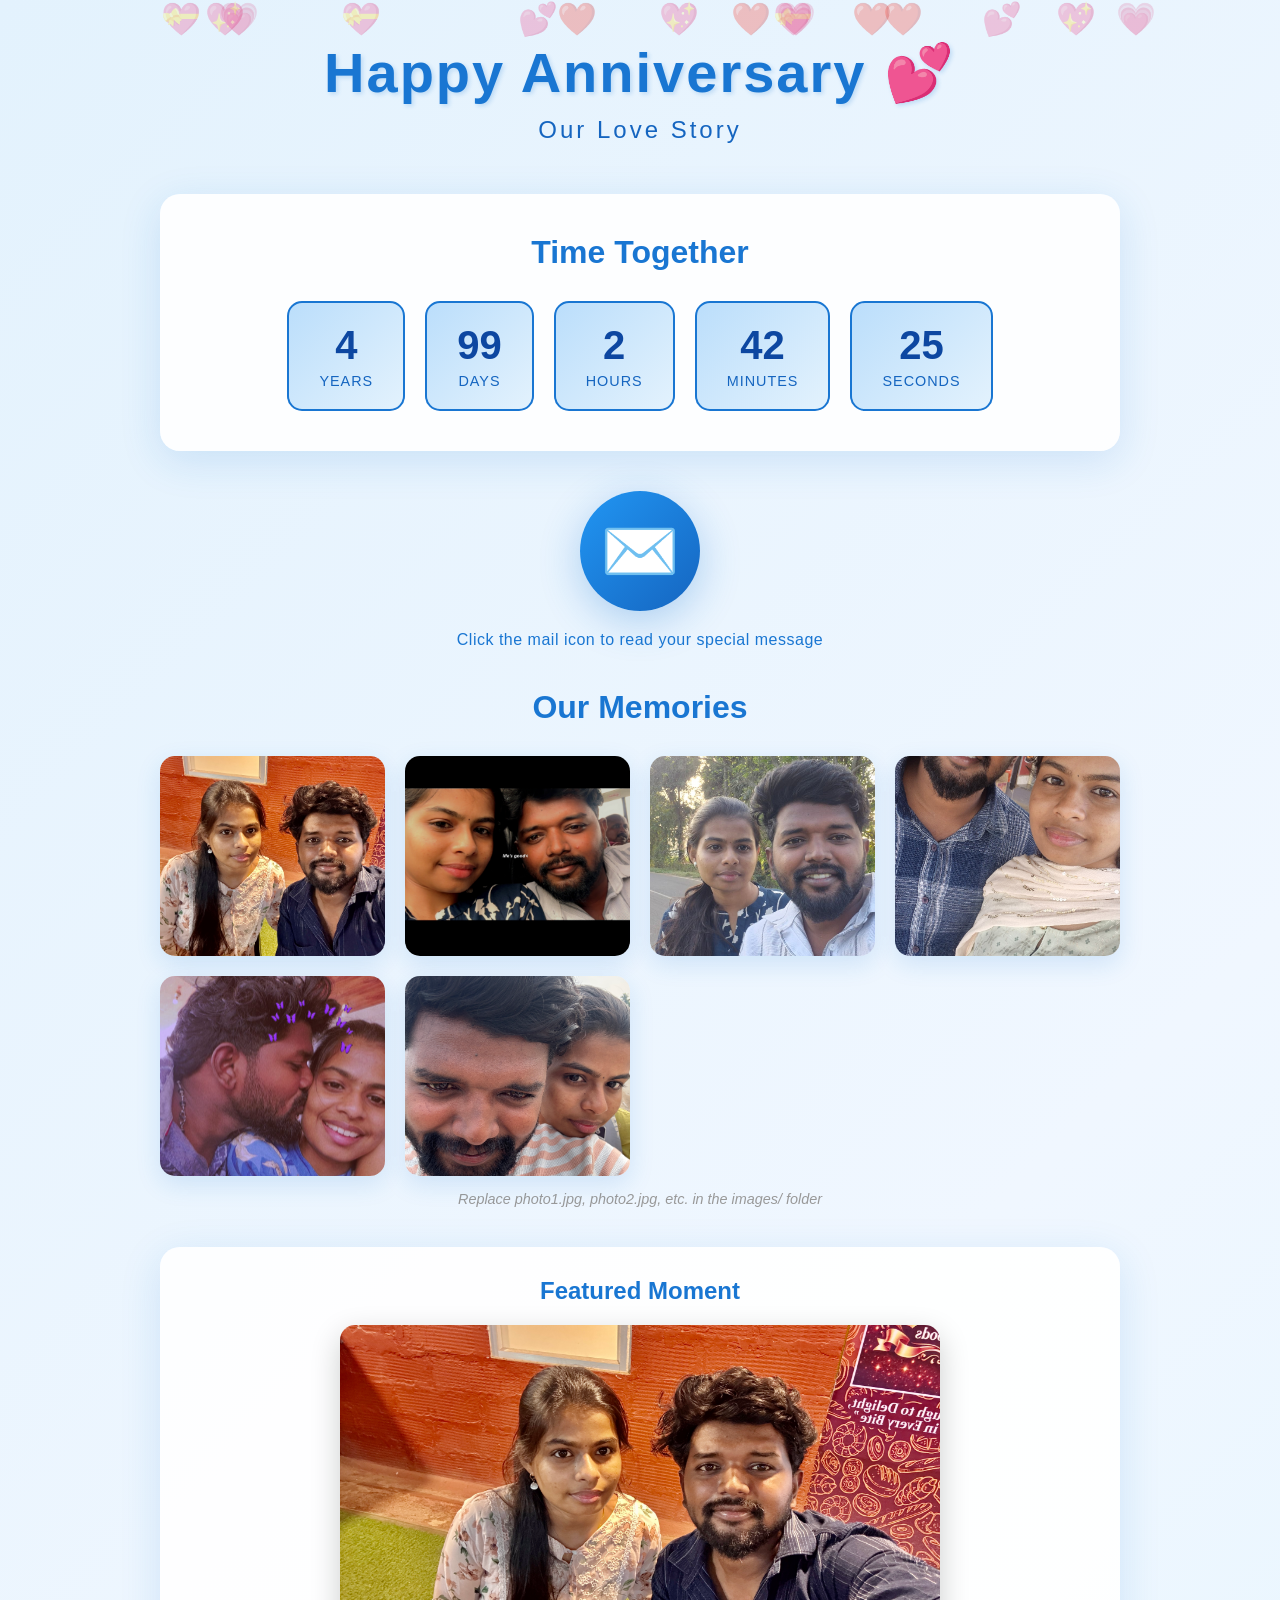
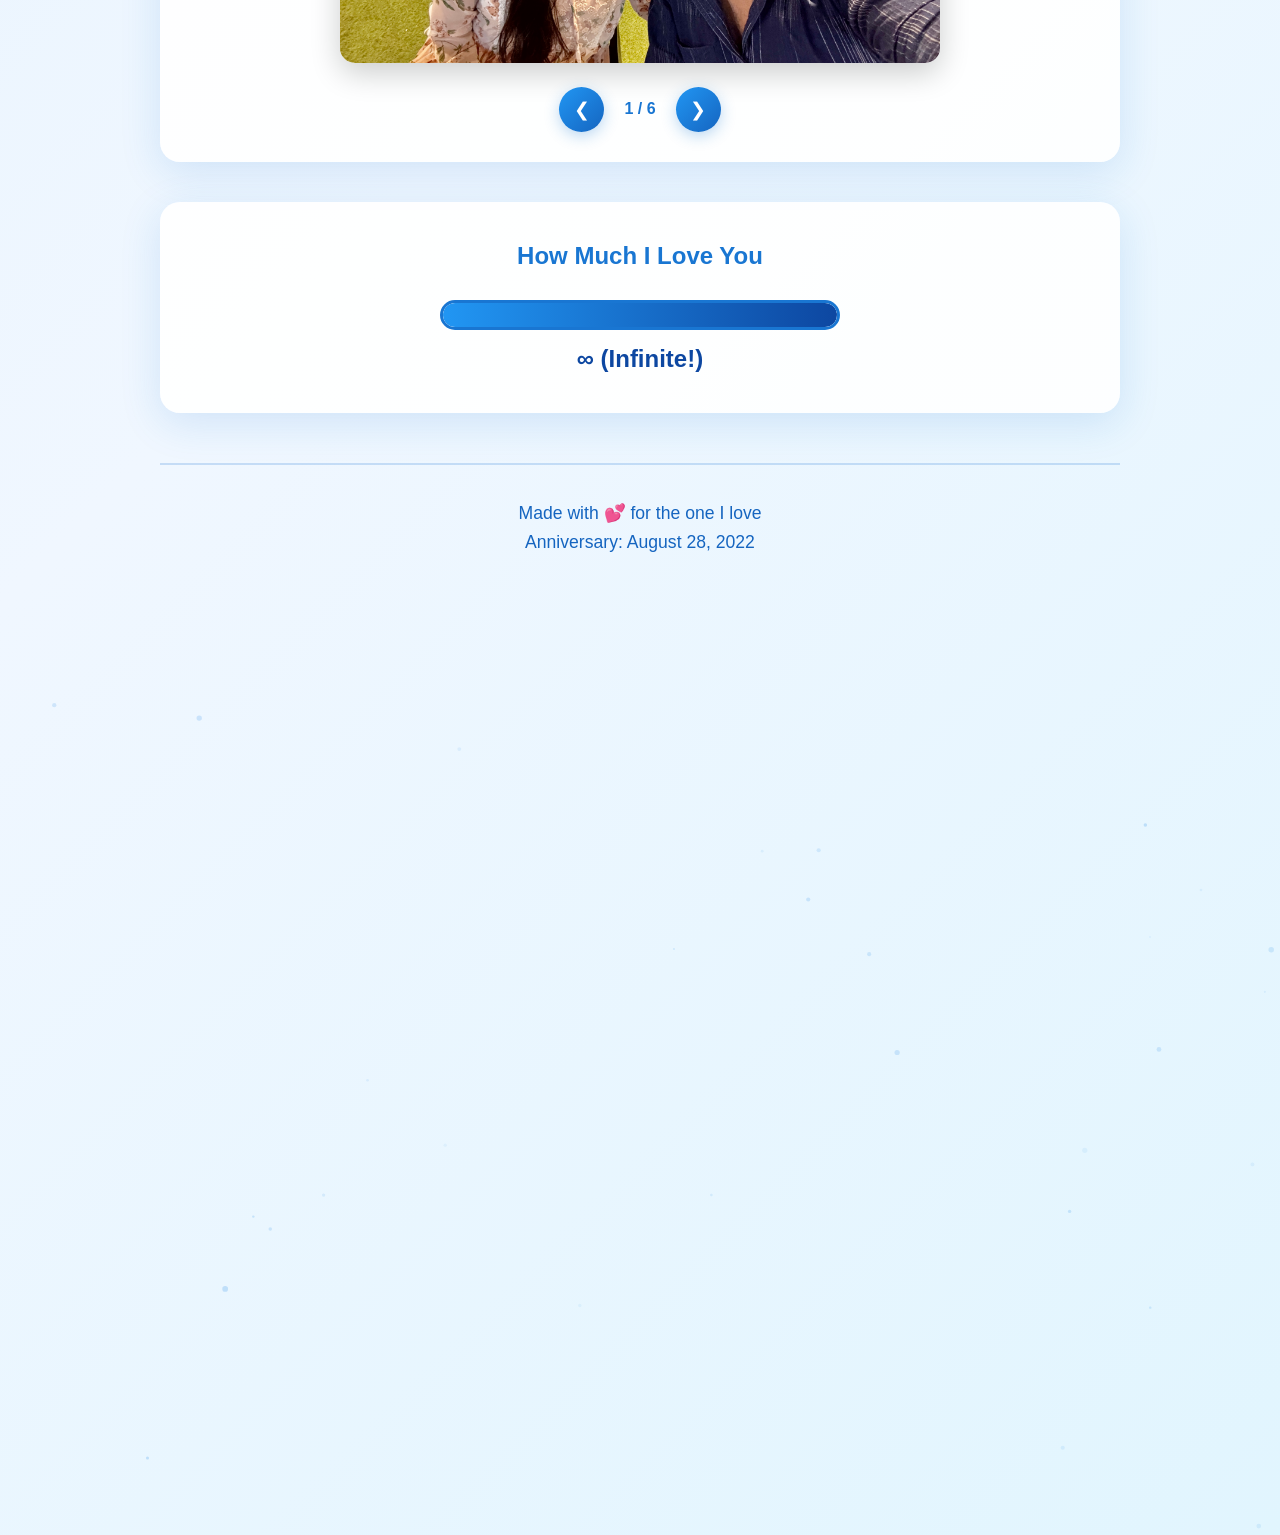
<file: index.html>
<!DOCTYPE html>
<html lang="en">
<head>
    <meta charset="UTF-8">
    <meta name="viewport" content="width=device-width, initial-scale=1.0">
    <title>Our Anniversary 💕</title>
    <link rel="stylesheet" href="styles.css">
</head>
<body>
    <!-- Floating Hearts Background -->
    <div class="hearts-container" id="heartsContainer"></div>

    <!-- Main Container -->
    <div class="container">
        <!-- Header Section -->
        <header class="header">
            <h1 class="title">Happy Anniversary 💕</h1>
            <p class="subtitle">Our Love Story</p>
        </header>

        <!-- Countdown Timer -->
        <section class="countdown-section">
            <h2>Time Together</h2>
            <div class="countdown">
                <div class="countdown-item">
                    <span class="countdown-value" id="years">0</span>
                    <span class="countdown-label">Years</span>
                </div>
                <div class="countdown-item">
                    <span class="countdown-value" id="days">0</span>
                    <span class="countdown-label">Days</span>
                </div>
                <div class="countdown-item">
                    <span class="countdown-value" id="hours">0</span>
                    <span class="countdown-label">Hours</span>
                </div>
                <div class="countdown-item">
                    <span class="countdown-value" id="minutes">0</span>
                    <span class="countdown-label">Minutes</span>
                </div>
                <div class="countdown-item">
                    <span class="countdown-value" id="seconds">0</span>
                    <span class="countdown-label">Seconds</span>
                </div>
            </div>
        </section>

        <!-- Message Section -->
        <section class="message-section">
            <a href="message.html" class="mail-icon-btn">
                <span class="mail-icon">✉️</span>
            </a>
            <p class="message-hint">Click the mail icon to read your special message</p>
        </section>

        <!-- Photo Gallery -->
        <section class="gallery-section">
            <h2>Our Memories</h2>
            <div class="gallery-container">
                <div class="gallery-wrapper">
                    <img src="images/photo1.jpg" alt="Our Memory 1" class="gallery-image" onerror="this.src='data:image/svg+xml,%3Csvg xmlns=%22http://www.w3.org/2000/svg%22 width=%22300%22 height=%22300%22%3E%3Crect fill=%22%23ffd6e8%22 width=%22300%22 height=%22300%22/%3E%3Ctext x=%2250%25%22 y=%2250%25%22 text-anchor=%22middle%22 dy=%22.3em%22 font-size=%2220%22 fill=%22%23666%22%3EAdd Photo 1%3C/text%3E%3C/svg%3E'">
                </div>
                <div class="gallery-wrapper">
                    <img src="images/photo2.jpg" alt="Our Memory 2" class="gallery-image" onerror="this.src='data:image/svg+xml,%3Csvg xmlns=%22http://www.w3.org/2000/svg%22 width=%22300%22 height=%22300%22%3E%3Crect fill=%22%23ffd6e8%22 width=%22300%22 height=%22300%22/%3E%3Ctext x=%2250%25%22 y=%2250%25%22 text-anchor=%22middle%22 dy=%22.3em%22 font-size=%2220%22 fill=%22%23666%22%3EAdd Photo 2%3C/text%3E%3C/svg%3E'">
                </div>
                <div class="gallery-wrapper">
                    <img src="images/photo3.jpg" alt="Our Memory 3" class="gallery-image" onerror="this.src='data:image/svg+xml,%3Csvg xmlns=%22http://www.w3.org/2000/svg%22 width=%22300%22 height=%22300%22%3E%3Crect fill=%22%23ffd6e8%22 width=%22300%22 height=%22300%22/%3E%3Ctext x=%2250%25%22 y=%2250%25%22 text-anchor=%22middle%22 dy=%22.3em%22 font-size=%2220%22 fill=%22%23666%22%3EAdd Photo 3%3C/text%3E%3C/svg%3E'">
                </div>
                <div class="gallery-wrapper">
                    <img src="images/photo4.jpg" alt="Our Memory 4" class="gallery-image" onerror="this.src='data:image/svg+xml,%3Csvg xmlns=%22http://www.w3.org/2000/svg%22 width=%22300%22 height=%22300%22%3E%3Crect fill=%22%23ffd6e8%22 width=%22300%22 height=%22300%22/%3E%3Ctext x=%2250%25%22 y=%2250%25%22 text-anchor=%22middle%22 dy=%22.3em%22 font-size=%2220%22 fill=%22%23666%22%3EAdd Photo 4%3C/text%3E%3C/svg%3E'">
                </div>
                <div class="gallery-wrapper">
                    <img src="images/photo5.jpg" alt="Our Memory 5" class="gallery-image" onerror="this.src='data:image/svg+xml,%3Csvg xmlns=%22http://www.w3.org/2000/svg%22 width=%22300%22 height=%22300%22%3E%3Crect fill=%22%23ffd6e8%22 width=%22300%22 height=%22300%22/%3E%3Ctext x=%2250%25%22 y=%2250%25%22 text-anchor=%22middle%22 dy=%22.3em%22 font-size=%2220%22 fill=%22%23666%22%3EAdd Photo 5%3C/text%3E%3C/svg%3E'">
                </div>
                <div class="gallery-wrapper">
                    <img src="images/photo6.jpg" alt="Our Memory 6" class="gallery-image" onerror="this.src='data:image/svg+xml,%3Csvg xmlns=%22http://www.w3.org/2000/svg%22 width=%22300%22 height=%22300%22%3E%3Crect fill=%22%23ffd6e8%22 width=%22300%22 height=%22300%22/%3E%3Ctext x=%2250%25%22 y=%2250%25%22 text-anchor=%22middle%22 dy=%22.3em%22 font-size=%2220%22 fill=%22%23666%22%3EAdd Photo 6%3C/text%3E%3C/svg%3E'">
                </div>
            </div>
            <p class="gallery-hint">Replace photo1.jpg, photo2.jpg, etc. in the images/ folder</p>
        </section>

        <!-- Slideshow Section -->
        <section class="slideshow-section">
            <h2>Featured Moment</h2>
            <div class="slideshow-container">
                <img id="slideshow" src="images/photo1.jpg" alt="Slideshow" class="slideshow-image" onerror="this.src='data:image/svg+xml,%3Csvg xmlns=%22http://www.w3.org/2000/svg%22 width=%22500%22 height=%22400%22%3E%3Crect fill=%22%23ffd6e8%22 width=%22500%22 height=%22400%22/%3E%3Ctext x=%2250%25%22 y=%2250%25%22 text-anchor=%22middle%22 dy=%22.3em%22 font-size=%2224%22 fill=%22%23666%22%3EAdd Your Photos!%3C/text%3E%3C/svg%3E'">
                <div class="slideshow-controls">
                    <button class="slide-btn prev" onclick="previousSlide()">❮</button>
                    <span class="slide-counter"><span id="currentSlide">1</span> / <span id="totalSlides">6</span></span>
                    <button class="slide-btn next" onclick="nextSlide()">❯</button>
                </div>
            </div>
        </section>

        <!-- Love Meter -->
        <section class="love-meter-section">
            <h2>How Much I Love You</h2>
            <div class="love-meter">
                <div class="love-bar">
                    <div class="love-fill" id="loveFill"></div>
                </div>
                <p class="love-text">∞ (Infinite!)</p>
            </div>
        </section>

        <!-- Footer -->
        <footer class="footer">
            <p>Made with 💕 for the one I love</p>
            <p id="anniversary-date">Anniversary: [Add your date]</p>
        </footer>
    </div>

    <!-- Floating Particles -->
    <canvas id="particles"></canvas>

    <script src="script.js"></script>
</body>
</html>
</file>
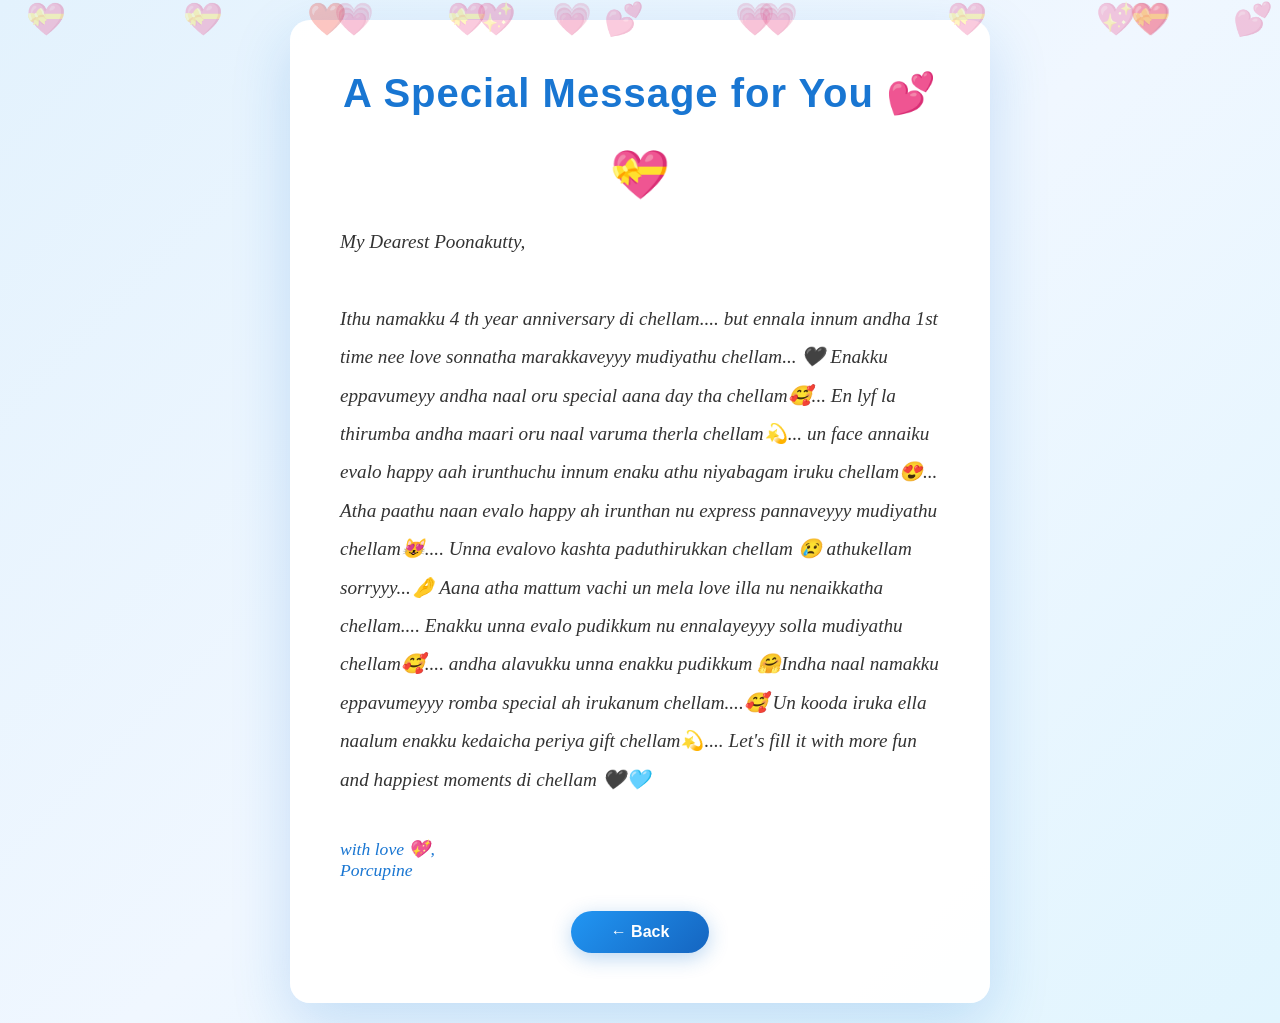
<file: message.html>
<!DOCTYPE html>
<html lang="en">
<head>
    <meta charset="UTF-8">
    <meta name="viewport" content="width=device-width, initial-scale=1.0">
    <title>Special Message for You 💝</title>
    <link rel="stylesheet" href="styles.css">
    <style>
        .message-page-container {
            min-height: 100vh;
            display: flex;
            align-items: center;
            justify-content: center;
            padding: 20px;
        }

        .message-page-content {
            background: rgba(255, 255, 255, 0.98);
            border-radius: 20px;
            padding: 50px;
            max-width: 700px;
            box-shadow: 0 20px 60px rgba(25, 118, 210, 0.2);
            animation: slideInUp 0.8s ease-out;
            text-align: center;
            position: relative;
        }

        .message-page-content h1 {
            color: #1976D2;
            font-size: 2.5rem;
            margin-bottom: 30px;
            letter-spacing: 1px;
            animation: fadeInDown 0.8s ease-out 0.2s both;
        }

        .message-page-content .message-text {
            color: #333;
            line-height: 2;
            font-size: 1.2rem;
            margin-bottom: 40px;
            font-weight: 300;
            font-family: 'Georgia', 'Garamond', serif;
            font-style: italic;
            text-align: left;
            animation: fadeInUp 1s ease-out 0.6s both;
        }

        .message-signature {
            text-align: left;
            font-family: 'Georgia', 'Garamond', serif;
            font-size: 1.1rem;
            color: #1976D2;
            font-weight: 500;
            margin-bottom: 30px;
            font-style: italic;
            animation: fadeInUp 1s ease-out 0.8s both;
        }

        .message-page-content .emoji {
            font-size: 3rem;
            display: block;
            margin: 20px 0;
            animation: pulse 2s ease-in-out infinite 0.4s;
        }

        .back-button {
            display: inline-block;
            background: linear-gradient(135deg, #2196F3, #1565C0);
            color: white;
            padding: 12px 40px;
            border-radius: 25px;
            text-decoration: none;
            transition: transform 0.3s ease, box-shadow 0.3s ease;
            box-shadow: 0 5px 20px rgba(25, 118, 210, 0.3);
            font-weight: 600;
            font-size: 1rem;
            border: none;
            cursor: pointer;
            animation: fadeInUp 1s ease-out 1s both;
        }

        .back-button:hover {
            transform: translateY(-3px);
            box-shadow: 0 8px 30px rgba(25, 118, 210, 0.4);
        }

        .back-button:active {
            transform: translateY(-1px);
        }

        @keyframes slideInUp {
            from {
                opacity: 0;
                transform: translateY(40px);
            }
            to {
                opacity: 1;
                transform: translateY(0);
            }
        }

        @keyframes fadeInDown {
            from {
                opacity: 0;
                transform: translateY(-30px);
            }
            to {
                opacity: 1;
                transform: translateY(0);
            }
        }

        @keyframes fadeInUp {
            from {
                opacity: 0;
                transform: translateY(20px);
            }
            to {
                opacity: 1;
                transform: translateY(0);
            }
        }

        @keyframes pulse {
            0%, 100% {
                transform: scale(1) rotate(0deg);
                opacity: 1;
            }
            50% {
                transform: scale(1.1) rotate(10deg);
            }
        }

        /* Sparkle effect */
        .sparkle {
            position: fixed;
            font-size: 1.5rem;
            pointer-events: none;
            z-index: 100;
            animation: sparkleFloat 2s ease-out forwards;
        }

        @keyframes sparkleFloat {
            0% {
                opacity: 1;
                transform: translate(0, 0) scale(1);
            }
            100% {
                opacity: 0;
                transform: translate(var(--tx), var(--ty)) scale(0);
            }
        }

        @media (max-width: 768px) {
            .message-page-content {
                padding: 30px;
            }

            .message-page-content h1 {
                font-size: 2rem;
            }

            .message-page-content .message-text {
                font-size: 1.1rem;
                line-height: 1.8;
            }

            .message-page-content .emoji {
                font-size: 2.5rem;
            }
        }

        @media (max-width: 480px) {
            .message-page-content {
                padding: 20px;
            }

            .message-page-content h1 {
                font-size: 1.8rem;
            }

            .message-page-content .message-text {
                font-size: 1rem;
            }
        }
    </style>
</head>
<body>
    <!-- Floating Hearts Background -->
    <div class="hearts-container" id="heartsContainer"></div>

    <div class="message-page-container">
        <div class="message-page-content">
            <h1>A Special Message for You 💕</h1>
            <span class="emoji">💝</span>
            <p class="message-text">
                My Dearest Poonakutty,<br><br>
       Ithu namakku 4 th year anniversary di chellam.... but ennala innum andha 1st time nee love sonnatha marakkaveyyy mudiyathu chellam... 🖤
       Enakku eppavumeyy andha naal oru special aana day tha chellam🥰... 
       En lyf la thirumba andha maari oru naal varuma therla chellam💫... 
       un face annaiku evalo happy aah irunthuchu innum enaku athu niyabagam iruku chellam😍... 
       Atha paathu naan evalo happy ah irunthan nu express pannaveyyy mudiyathu chellam😻.... 
       Unna evalovo kashta paduthirukkan chellam 😢 athukellam sorryyy...🤌 
       Aana atha mattum vachi un mela love illa nu nenaikkatha chellam....
       Enakku unna evalo pudikkum nu ennalayeyyy solla mudiyathu chellam🥰.... 
       andha alavukku unna enakku pudikkum 🤗Indha naal namakku eppavumeyyy romba special ah irukanum chellam....🥰  
       Un kooda iruka ella naalum enakku kedaicha periya gift chellam💫....
       Let's fill it with more fun and happiest moments di chellam 🖤🩵
            </p>
            <div class="message-signature">
                with love 💖,<br>
                Porcupine
            </div>
            <button class="back-button" onclick="goBack()">← Back</button>
        </div>
    </div>

    <script>
        function goBack() {
            window.history.back();
        }

        // Create sparkle effects on page load
        function createSparkles() {
            const sparkleEmojis = ['✨', '💫', '⭐', '🌟'];
            const container = document.body;

            for (let i = 0; i < 20; i++) {
                setTimeout(() => {
                    const sparkle = document.createElement('div');
                    sparkle.className = 'sparkle';
                    sparkle.textContent = sparkleEmojis[Math.floor(Math.random() * sparkleEmojis.length)];
                    
                    // Random starting position around the message
                    const x = Math.random() * window.innerWidth;
                    const y = Math.random() * window.innerHeight;
                    
                    sparkle.style.left = x + 'px';
                    sparkle.style.top = y + 'px';
                    
                    // Random direction
                    const tx = (Math.random() - 0.5) * 200;
                    const ty = (Math.random() - 0.5) * 200 - 100;
                    
                    sparkle.style.setProperty('--tx', tx + 'px');
                    sparkle.style.setProperty('--ty', ty + 'px');
                    
                    container.appendChild(sparkle);
                    
                    setTimeout(() => sparkle.remove(), 2000);
                }, i * 50);
            }
        }

        // Floating Hearts
        function createFloatingHearts() {
            const container = document.getElementById('heartsContainer');
            const heartEmojis = ['💕', '💖', '💗', '💝', '❤️'];

            for (let i = 0; i < 15; i++) {
                const heart = document.createElement('div');
                heart.className = 'heart';
                heart.textContent = heartEmojis[Math.floor(Math.random() * heartEmojis.length)];
                heart.style.left = Math.random() * 100 + '%';
                heart.style.animationDuration = (4 + Math.random() * 4) + 's';
                heart.style.animationDelay = Math.random() * 2 + 's';
                container.appendChild(heart);

                heart.addEventListener('animationend', function() {
                    heart.style.left = Math.random() * 100 + '%';
                    heart.style.animationDuration = (4 + Math.random() * 4) + 's';
                    heart.style.animationDelay = '0s';
                });
            }
        }

        document.addEventListener('DOMContentLoaded', function() {
            createFloatingHearts();
            createSparkles();
        });
    </script>
</body>
</html>
</file>
<file: styles.css>
* {
    margin: 0;
    padding: 0;
    box-sizing: border-box;
}

body {
    font-family: 'Segoe UI', Tahoma, Geneva, Verdana, sans-serif;
    background: linear-gradient(135deg, #E3F2FD 0%, #F0F7FF 50%, #E1F5FE 100%);
    min-height: 100vh;
    overflow-x: hidden;
    position: relative;
    color: #333;
}

/* Background Hearts */
.hearts-container {
    position: fixed;
    top: 0;
    left: 0;
    width: 100%;
    height: 100%;
    pointer-events: none;
    z-index: 1;
}

.heart {
    position: absolute;
    font-size: 2rem;
    opacity: 0.3;
    animation: float 6s ease-in infinite;
}

@keyframes float {
    0% {
        transform: translateY(0px) rotate(0deg);
        opacity: 0.3;
    }
    50% {
        opacity: 0.6;
    }
    100% {
        transform: translateY(-100vh) rotate(360deg);
        opacity: 0;
    }
}

/* Crackers Burst Effect */
.cracker {
    position: fixed;
    font-size: 2rem;
    pointer-events: none;
    z-index: 9999;
    animation: crackBurst 1.5s ease-out forwards;
}

@keyframes crackBurst {
    0% {
        opacity: 1;
        transform: translate(0, 0) scale(1) rotate(0deg);
    }
    50% {
        opacity: 1;
    }
    100% {
        opacity: 0;
        transform: translate(calc(var(--vx) * 150px), calc(var(--vy) * 150px)) scale(0) rotate(360deg);
    }
}

/* Main Container */
.container {
    max-width: 1000px;
    margin: 0 auto;
    padding: 40px 20px;
    position: relative;
    z-index: 2;
}

/* Header */
.header {
    text-align: center;
    margin-bottom: 50px;
    animation: slideInDown 1s ease-out;
}

.title {
    font-size: 3.5rem;
    color: #1976D2;
    text-shadow: 2px 2px 4px rgba(25, 118, 210, 0.2);
    margin-bottom: 10px;
    letter-spacing: 2px;
}

.subtitle {
    font-size: 1.5rem;
    color: #1565C0;
    font-weight: 300;
    letter-spacing: 3px;
}

@keyframes slideInDown {
    from {
        opacity: 0;
        transform: translateY(-30px);
    }
    to {
        opacity: 1;
        transform: translateY(0);
    }
}

/* Countdown Section */
.countdown-section {
    background: rgba(255, 255, 255, 0.9);
    border-radius: 20px;
    padding: 40px;
    margin-bottom: 40px;
    box-shadow: 0 10px 40px rgba(25, 118, 210, 0.15);
    text-align: center;
    animation: fadeInUp 1s ease-out 0.2s both;
}

.countdown-section h2 {
    color: #1976D2;
    font-size: 2rem;
    margin-bottom: 30px;
}

.countdown {
    display: flex;
    justify-content: center;
    gap: 20px;
    flex-wrap: wrap;
}

.countdown-item {
    display: flex;
    flex-direction: column;
    align-items: center;
    background: linear-gradient(135deg, #BBDEFB, #E3F2FD);
    padding: 20px 30px;
    border-radius: 15px;
    min-width: 100px;
    border: 2px solid #1976D2;
    transition: transform 0.3s ease;
}

.countdown-item:hover {
    transform: scale(1.1);
}

.countdown-value {
    font-size: 2.5rem;
    font-weight: bold;
    color: #0D47A1;
}

.countdown-label {
    font-size: 0.9rem;
    color: #1565C0;
    text-transform: uppercase;
    letter-spacing: 1px;
    margin-top: 5px;
}

@keyframes fadeInUp {
    from {
        opacity: 0;
        transform: translateY(30px);
    }
    to {
        opacity: 1;
        transform: translateY(0);
    }
}

/* Message Section */
.message-section {
    margin-bottom: 40px;
    animation: fadeInUp 1s ease-out 0.4s both;
    text-align: center;
}

.mail-icon-btn {
    display: inline-flex;
    width: 120px;
    height: 120px;
    background: linear-gradient(135deg, #2196F3, #1565C0);
    border-radius: 50%;
    align-items: center;
    justify-content: center;
    text-decoration: none;
    box-shadow: 0 10px 40px rgba(25, 118, 210, 0.3);
    transition: transform 0.3s ease, box-shadow 0.3s ease;
    cursor: pointer;
    margin: 0 auto 20px;
}

.mail-icon-btn:hover {
    transform: scale(1.1) rotateZ(5deg);
    box-shadow: 0 15px 50px rgba(25, 118, 210, 0.5);
}

.mail-icon-btn:active {
    transform: scale(0.95);
}

.mail-icon {
    font-size: 4rem;
    display: block;
}

.message-hint {
    color: #1976D2;
    font-size: 1rem;
    font-weight: 500;
    letter-spacing: 0.5px;
}

/* Gallery Section */
.gallery-section {
    margin-bottom: 40px;
    animation: fadeInUp 1s ease-out 0.6s both;
}

.gallery-section h2 {
    text-align: center;
    color: #1976D2;
    margin-bottom: 30px;
    font-size: 2rem;
}

.gallery-container {
    display: grid;
    grid-template-columns: repeat(auto-fit, minmax(200px, 1fr));
    gap: 20px;
    margin-bottom: 15px;
}

.gallery-wrapper {
    position: relative;
    overflow: hidden;
    border-radius: 15px;
    box-shadow: 0 8px 25px rgba(25, 118, 210, 0.15);
    transition: transform 0.3s ease;
}

.gallery-wrapper:hover {
    transform: scale(1.05) rotateZ(-2deg);
}

.gallery-image {
    width: 100%;
    height: 200px;
    object-fit: cover;
    display: block;
    transition: filter 0.3s ease;
}

.gallery-wrapper:hover .gallery-image {
    filter: brightness(1.1) saturate(1.2);
}

.gallery-hint {
    text-align: center;
    color: #999;
    font-size: 0.9rem;
    font-style: italic;
}

/* Slideshow Section */
.slideshow-section {
    background: rgba(255, 255, 255, 0.9);
    border-radius: 20px;
    padding: 30px;
    margin-bottom: 40px;
    box-shadow: 0 10px 40px rgba(25, 118, 210, 0.15);
    text-align: center;
    animation: fadeInUp 1s ease-out 0.8s both;
}

.slideshow-section h2 {
    color: #1976D2;
    margin-bottom: 20px;
    font-size: 1.5rem;
}

.slideshow-container {
    position: relative;
    width: 100%;
    max-width: 600px;
    margin: 0 auto;
}

.slideshow-image {
    width: 100%;
    max-height: 400px;
    object-fit: cover;
    border-radius: 15px;
    box-shadow: 0 10px 30px rgba(0, 0, 0, 0.2);
    animation: zoomIn 0.5s ease-out;
}

@keyframes zoomIn {
    from {
        opacity: 0;
        transform: scale(0.95);
    }
    to {
        opacity: 1;
        transform: scale(1);
    }
}

.slideshow-controls {
    display: flex;
    align-items: center;
    justify-content: center;
    gap: 20px;
    margin-top: 20px;
}

.slide-btn {
    background: linear-gradient(135deg, #2196F3, #1565C0);
    color: white;
    border: none;
    width: 45px;
    height: 45px;
    border-radius: 50%;
    font-size: 1.2rem;
    cursor: pointer;
    transition: transform 0.2s ease, box-shadow 0.2s ease;
    box-shadow: 0 4px 15px rgba(25, 118, 210, 0.3);
}

.slide-btn:hover {
    transform: scale(1.1);
    box-shadow: 0 6px 20px rgba(25, 118, 210, 0.5);
}

.slide-btn:active {
    transform: scale(0.95);
}

.slide-counter {
    color: #1976D2;
    font-weight: bold;
    font-size: 1rem;
}

/* Love Meter Section */
.love-meter-section {
    background: rgba(255, 255, 255, 0.9);
    border-radius: 20px;
    padding: 40px;
    margin-bottom: 40px;
    box-shadow: 0 10px 40px rgba(25, 118, 210, 0.15);
    text-align: center;
    animation: fadeInUp 1s ease-out 1s both;
}

.love-meter-section h2 {
    color: #1976D2;
    margin-bottom: 30px;
    font-size: 1.5rem;
}

.love-meter {
    max-width: 400px;
    margin: 0 auto;
}

.love-bar {
    background: #E3F2FD;
    height: 30px;
    border-radius: 20px;
    overflow: hidden;
    border: 3px solid #1976D2;
    margin-bottom: 15px;
}

.love-fill {
    height: 100%;
    background: linear-gradient(90deg, #2196F3, #0D47A1);
    width: 100%;
    animation: fillUp 1.5s ease-out;
    border-radius: 17px;
    box-shadow: 0 0 20px rgba(25, 118, 210, 0.5);
}

@keyframes fillUp {
    from {
        width: 0;
    }
    to {
        width: 100%;
    }
}

.love-text {
    font-size: 1.5rem;
    color: #0D47A1;
    font-weight: bold;
}

/* Footer */
.footer {
    text-align: center;
    padding: 30px;
    color: #1565C0;
    border-top: 2px solid rgba(25, 118, 210, 0.2);
    margin-top: 50px;
    animation: fadeInUp 1s ease-out 1.2s both;
}

.footer p {
    margin: 8px 0;
    font-size: 1.1rem;
}

/* Responsive Design */
@media (max-width: 768px) {
    .title {
        font-size: 2.5rem;
    }

    .subtitle {
        font-size: 1.2rem;
    }

    .countdown {
        gap: 15px;
    }

    .countdown-item {
        padding: 15px 20px;
        min-width: 80px;
    }

    .countdown-value {
        font-size: 1.8rem;
    }

    .gallery-container {
        grid-template-columns: repeat(auto-fit, minmax(150px, 1fr));
    }

    .gallery-image {
        height: 150px;
    }

    .slideshow-section {
        padding: 20px;
    }

    .slideshow-image {
        max-height: 300px;
    }
}

@media (max-width: 480px) {
    .container {
        padding: 20px 15px;
    }

    .title {
        font-size: 2rem;
    }

    .countdown-section,
    .message-section .message-card,
    .slideshow-section,
    .love-meter-section {
        padding: 20px;
    }

    .countdown-item {
        padding: 12px 15px;
        min-width: 70px;
    }

    .countdown-value {
        font-size: 1.5rem;
    }

    .gallery-container {
        grid-template-columns: repeat(auto-fit, minmax(120px, 1fr));
        gap: 10px;
    }

    .gallery-image {
        height: 120px;
    }
}
</file>
